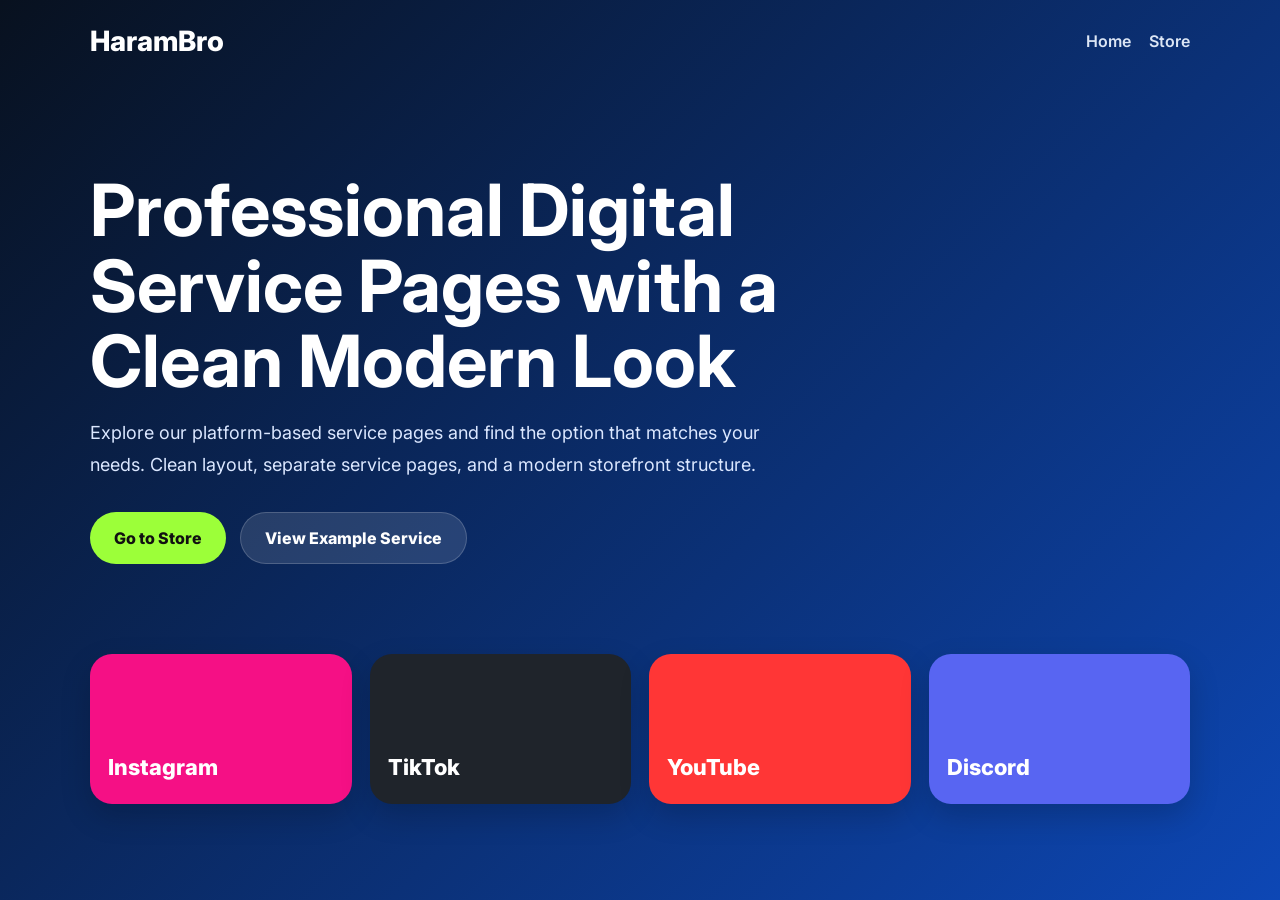
<file: index.html>
<!DOCTYPE html>
<html lang="en">
<head>
  <meta charset="UTF-8" />
  <meta name="viewport" content="width=device-width, initial-scale=1.0" />
  <title>HaramBro</title>
  <link rel="preconnect" href="https://fonts.googleapis.com">
  <link rel="preconnect" href="https://fonts.gstatic.com" crossorigin>
  <link href="https://fonts.googleapis.com/css2?family=Inter:wght@400;500;600;700;800&display=swap" rel="stylesheet">
  <style>
    * {
      margin: 0;
      padding: 0;
      box-sizing: border-box;
    }

    body {
      font-family: "Inter", sans-serif;
      background: linear-gradient(135deg, #08111f, #0d47b5);
      color: #fff;
      min-height: 100vh;
    }

    a {
      text-decoration: none;
      color: inherit;
    }

    .container {
      width: min(1100px, calc(100% - 32px));
      margin: 0 auto;
    }

    .topbar {
      padding: 24px 0;
    }

    .nav {
      display: flex;
      align-items: center;
      justify-content: space-between;
    }

    .brand {
      font-size: 28px;
      font-weight: 800;
    }

    .nav-links {
      display: flex;
      gap: 18px;
    }

    .nav-links a {
      color: #dce6f5;
      font-weight: 600;
    }

    .hero {
      padding: 90px 0 70px;
    }

    .hero h1 {
      font-size: clamp(38px, 7vw, 72px);
      line-height: 1.05;
      max-width: 760px;
      margin-bottom: 18px;
    }

    .hero p {
      max-width: 680px;
      font-size: 18px;
      line-height: 1.8;
      color: #dbe7ff;
      margin-bottom: 30px;
    }

    .hero-actions {
      display: flex;
      gap: 14px;
      flex-wrap: wrap;
    }

    .btn {
      display: inline-flex;
      align-items: center;
      justify-content: center;
      min-height: 52px;
      padding: 0 24px;
      border-radius: 999px;
      font-weight: 800;
    }

    .btn-primary {
      background: #9cff39;
      color: #111;
    }

    .btn-secondary {
      background: rgba(255,255,255,0.12);
      color: #fff;
      border: 1px solid rgba(255,255,255,0.18);
    }

    .preview {
      padding: 20px 0 80px;
    }

    .preview-grid {
      display: grid;
      grid-template-columns: repeat(4, minmax(180px, 1fr));
      gap: 18px;
    }

    .preview-card {
      border-radius: 22px;
      padding: 24px 18px;
      min-height: 150px;
      display: flex;
      align-items: end;
      font-size: 22px;
      font-weight: 800;
      box-shadow: 0 12px 30px rgba(0,0,0,.18);
    }

    .instagram { background: #f51085; }
    .tiktok { background: #1f242b; }
    .youtube { background: #ff3636; }
    .discord { background: #5865f2; }

    @media (max-width: 900px) {
      .preview-grid {
        grid-template-columns: repeat(2, minmax(180px, 1fr));
      }
    }

    @media (max-width: 560px) {
      .nav {
        flex-direction: column;
        gap: 14px;
      }

      .preview-grid {
        grid-template-columns: 1fr;
      }

      .hero {
        padding-top: 60px;
      }

      .hero p {
        font-size: 16px;
      }
    }
  </style>
</head>
<body>
  <header class="topbar">
    <div class="container nav">
      <div class="brand">HaramBro</div>
      <nav class="nav-links">
        <a href="index.html">Home</a>
        <a href="store.html">Store</a>
      </nav>
    </div>
  </header>

  <main>
    <section class="hero">
      <div class="container">
        <h1>Professional Digital Service Pages with a Clean Modern Look</h1>
        <p>
          Explore our platform-based service pages and find the option that matches
          your needs. Clean layout, separate service pages, and a modern storefront structure.
        </p>

        <div class="hero-actions">
          <a href="store.html" class="btn btn-primary">Go to Store</a>
          <a href="services/instagram.html" class="btn btn-secondary">View Example Service</a>
        </div>
      </div>
    </section>

    <section class="preview">
      <div class="container">
        <div class="preview-grid">
          <a href="services/instagram.html" class="preview-card instagram">Instagram</a>
          <a href="services/tiktok.html" class="preview-card tiktok">TikTok</a>
          <a href="services/youtube.html" class="preview-card youtube">YouTube</a>
          <a href="services/discord.html" class="preview-card discord">Discord</a>
        </div>
      </div>
    </section>
  </main>
</body>
</html>
</file>
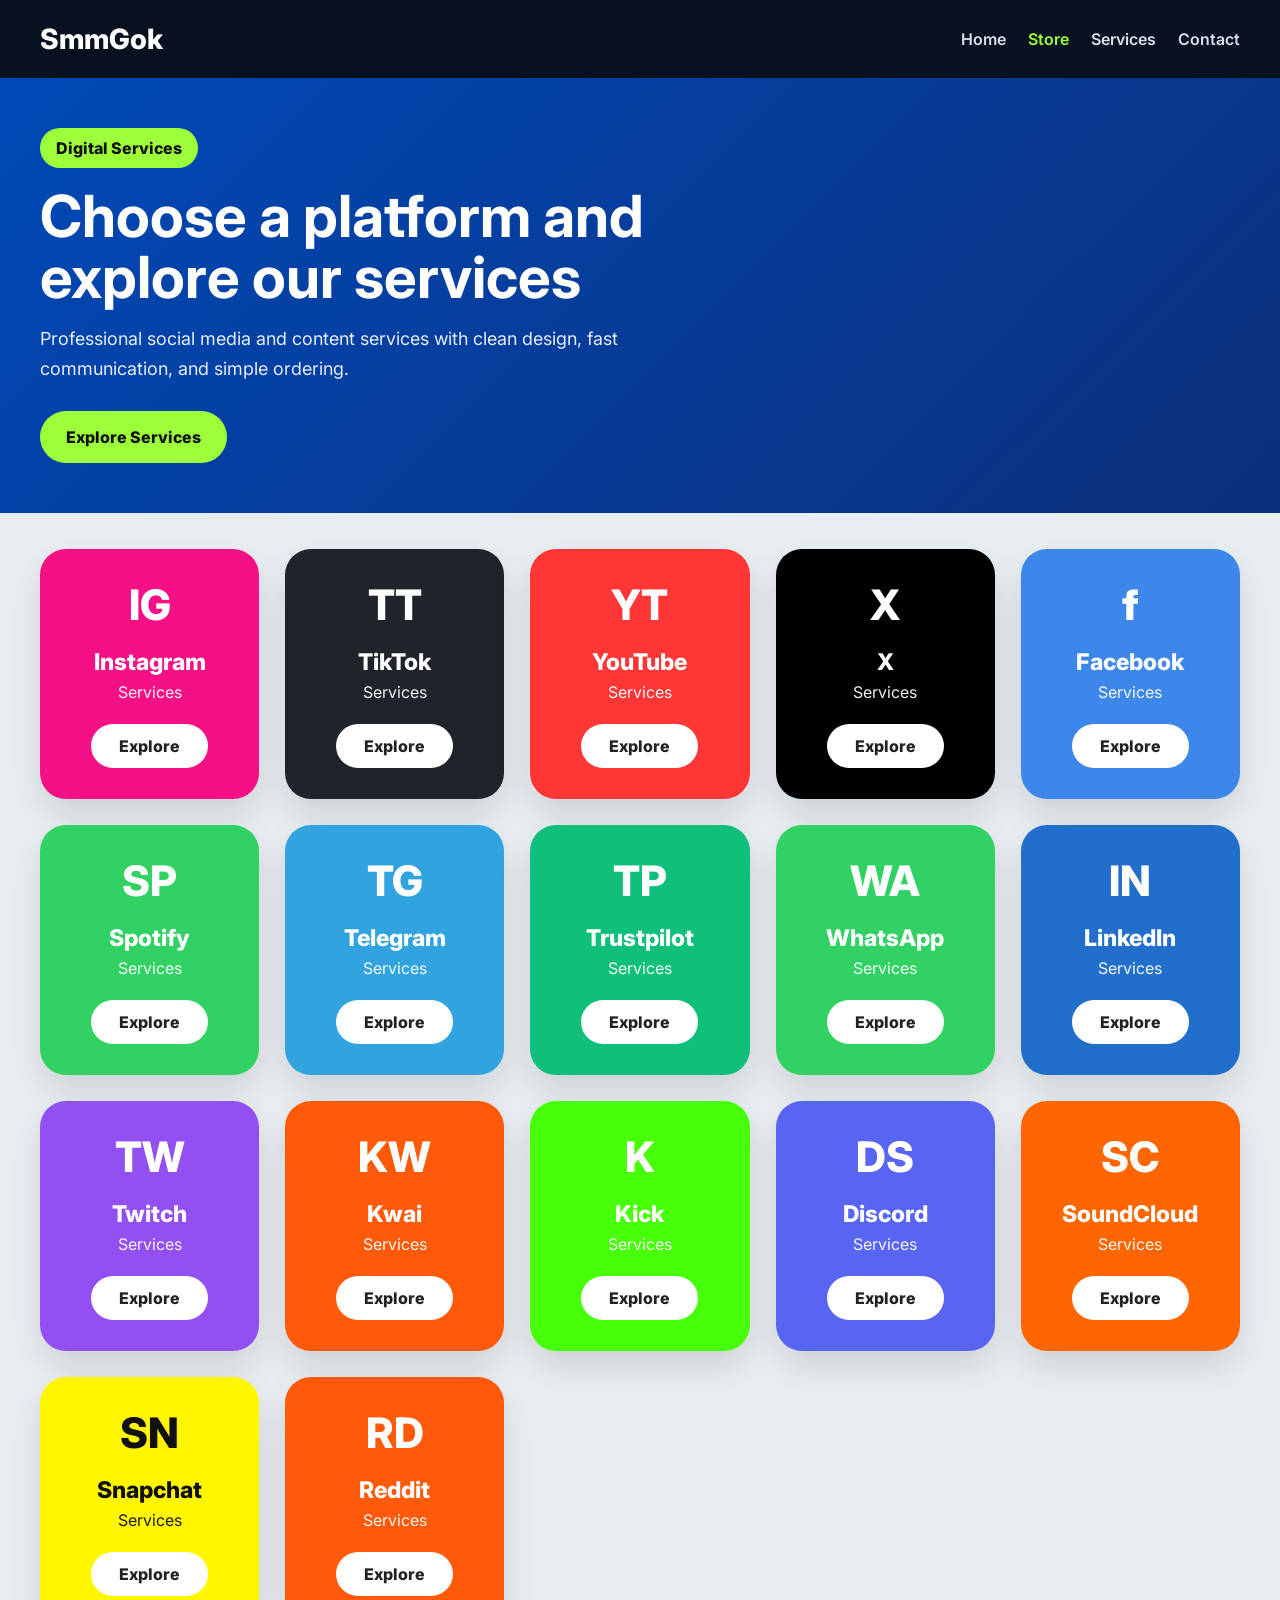
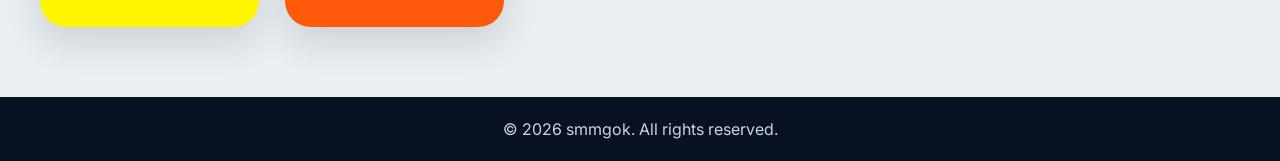
<file: store.html>
<!DOCTYPE html>
<html lang="en">
<head>
  <meta charset="UTF-8" />
  <meta name="viewport" content="width=device-width, initial-scale=1.0" />
  <title>Smm Gok</title>
  <link rel="preconnect" href="https://fonts.googleapis.com">
  <link rel="preconnect" href="https://fonts.gstatic.com" crossorigin>
  <link href="https://fonts.googleapis.com/css2?family=Inter:wght@400;500;600;700;800&display=swap" rel="stylesheet">
  <link rel="stylesheet" href="css/store.css" />
</head>
<body>
  <header class="topbar">
    <div class="container nav">
      <div class="brand">SmmGok</div>
      <nav>
        <a href="index.html">Home</a>
        <a href="store.html" class="active">Store</a>
        <a href="#services">Services</a>
        <a href="#contact">Contact</a>
      </nav>
    </div>
  </header>

  <section class="hero">
    <div class="container hero-inner">
      <div class="hero-text">
        <span class="hero-badge">Digital Services</span>
        <h1>Choose a platform and explore our services</h1>
        <p>
          Professional social media and content services with clean design,
          fast communication, and simple ordering.
        </p>
        <a href="#services" class="hero-btn">Explore Services</a>
      </div>
    </div>
  </section>

  <main class="services-section" id="services">
    <div class="container">
      <div class="services-grid">

        <a class="service-card instagram" href="services/instagram.html">
          <div class="icon">IG</div>
          <h3>Instagram</h3>
          <p>Services</p>
          <span class="card-btn">Explore</span>
        </a>

        <a class="service-card tiktok" href="services/tiktok.html">
          <div class="icon">TT</div>
          <h3>TikTok</h3>
          <p>Services</p>
          <span class="card-btn">Explore</span>
        </a>

        <a class="service-card youtube" href="services/youtube.html">
          <div class="icon">YT</div>
          <h3>YouTube</h3>
          <p>Services</p>
          <span class="card-btn">Explore</span>
        </a>

        <a class="service-card xplatform" href="services/x.html">
          <div class="icon">X</div>
          <h3>X</h3>
          <p>Services</p>
          <span class="card-btn">Explore</span>
        </a>

        <a class="service-card facebook" href="services/facebook.html">
          <div class="icon">f</div>
          <h3>Facebook</h3>
          <p>Services</p>
          <span class="card-btn">Explore</span>
        </a>

        <a class="service-card spotify" href="services/spotify.html">
          <div class="icon">SP</div>
          <h3>Spotify</h3>
          <p>Services</p>
          <span class="card-btn">Explore</span>
        </a>

        <a class="service-card telegram" href="services/telegram.html">
          <div class="icon">TG</div>
          <h3>Telegram</h3>
          <p>Services</p>
          <span class="card-btn">Explore</span>
        </a>

        <a class="service-card trustpilot" href="services/trustpilot.html">
          <div class="icon">TP</div>
          <h3>Trustpilot</h3>
          <p>Services</p>
          <span class="card-btn">Explore</span>
        </a>

        <a class="service-card whatsapp" href="services/whatsapp.html">
          <div class="icon">WA</div>
          <h3>WhatsApp</h3>
          <p>Services</p>
          <span class="card-btn">Explore</span>
        </a>

        <a class="service-card linkedin" href="services/linkedin.html">
          <div class="icon">IN</div>
          <h3>LinkedIn</h3>
          <p>Services</p>
          <span class="card-btn">Explore</span>
        </a>

        <a class="service-card twitch" href="services/twitch.html">
          <div class="icon">TW</div>
          <h3>Twitch</h3>
          <p>Services</p>
          <span class="card-btn">Explore</span>
        </a>

        <a class="service-card kwai" href="services/kwai.html">
          <div class="icon">KW</div>
          <h3>Kwai</h3>
          <p>Services</p>
          <span class="card-btn">Explore</span>
        </a>

        <a class="service-card kick" href="services/kick.html">
          <div class="icon">K</div>
          <h3>Kick</h3>
          <p>Services</p>
          <span class="card-btn">Explore</span>
        </a>

        <a class="service-card discord" href="services/discord.html">
          <div class="icon">DS</div>
          <h3>Discord</h3>
          <p>Services</p>
          <span class="card-btn">Explore</span>
        </a>

        <a class="service-card soundcloud" href="services/soundcloud.html">
          <div class="icon">SC</div>
          <h3>SoundCloud</h3>
          <p>Services</p>
          <span class="card-btn">Explore</span>
        </a>

        <a class="service-card snapchat" href="services/snapchat.html">
          <div class="icon">SN</div>
          <h3>Snapchat</h3>
          <p>Services</p>
          <span class="card-btn">Explore</span>
        </a>

        <a class="service-card reddit" href="services/reddit.html">
          <div class="icon">RD</div>
          <h3>Reddit</h3>
          <p>Services</p>
          <span class="card-btn">Explore</span>
        </a>

      </div>
    </div>
  </main>

  <footer class="footer" id="contact">
    <div class="container">
      <p>© 2026 smmgok. All rights reserved.</p>
    </div>
  </footer>

  <script src="js/store.js"></script>
</body>
</html>
</file>
<file: css/store.css>
* {
  margin: 0;
  padding: 0;
  box-sizing: border-box;
}

html {
  scroll-behavior: smooth;
}

body {
  font-family: "Inter", sans-serif;
  background: #e9eef3;
  color: #111;
}

a {
  text-decoration: none;
  color: inherit;
}

.container {
  width: min(1200px, calc(100% - 32px));
  margin: 0 auto;
}

.topbar {
  background: #08111f;
  position: sticky;
  top: 0;
  z-index: 100;
}

.nav {
  min-height: 78px;
  display: flex;
  align-items: center;
  justify-content: space-between;
}

.brand {
  color: #fff;
  font-size: 28px;
  font-weight: 800;
}

.nav nav {
  display: flex;
  gap: 22px;
}

.nav nav a {
  color: #d8e1ea;
  font-weight: 600;
}

.nav nav a.active,
.nav nav a:hover {
  color: #9cff39;
}

.hero {
  background: linear-gradient(135deg, #0049b8, #0c2f7a);
  min-height: 340px;
  display: flex;
  align-items: center;
  padding: 50px 0;
}

.hero-inner {
  display: flex;
  align-items: center;
}

.hero-text {
  max-width: 700px;
  color: #fff;
}

.hero-badge {
  display: inline-block;
  background: #9cff39;
  color: #111;
  padding: 10px 16px;
  border-radius: 999px;
  font-weight: 800;
  margin-bottom: 18px;
}

.hero h1 {
  font-size: clamp(34px, 6vw, 58px);
  line-height: 1.05;
  margin-bottom: 16px;
}

.hero p {
  font-size: 18px;
  line-height: 1.7;
  color: #e7eef9;
  max-width: 620px;
  margin-bottom: 26px;
}

.hero-btn {
  display: inline-flex;
  align-items: center;
  justify-content: center;
  background: #9cff39;
  color: #111;
  font-weight: 800;
  padding: 16px 26px;
  border-radius: 999px;
}

.services-section {
  padding: 36px 0 70px;
}

.services-grid {
  display: grid;
  grid-template-columns: repeat(5, minmax(180px, 1fr));
  gap: 26px;
}

.service-card {
  min-height: 250px;
  border-radius: 26px;
  padding: 28px 20px;
  color: #fff;
  display: flex;
  flex-direction: column;
  align-items: center;
  justify-content: center;
  text-align: center;
  box-shadow: 0 16px 35px rgba(0,0,0,.12);
  transition: transform .2s ease, box-shadow .2s ease;
}

.service-card:hover {
  transform: translateY(-6px);
  box-shadow: 0 20px 40px rgba(0,0,0,.18);
}

.service-card .icon {
  font-size: 42px;
  font-weight: 800;
  margin-bottom: 18px;
}

.service-card h3 {
  font-size: 23px;
  font-weight: 800;
  margin-bottom: 6px;
}

.service-card p {
  font-size: 16px;
  opacity: .95;
  margin-bottom: 22px;
}

.card-btn {
  background: #fff;
  color: #222;
  border-radius: 999px;
  padding: 12px 28px;
  font-weight: 800;
}

.instagram { background: #f51085; }
.tiktok { background: #1f242b; }
.youtube { background: #ff3636; }
.xplatform { background: #000000; }
.facebook { background: #3d87ea; }
.spotify { background: #31d164; }
.telegram { background: #31a3df; }
.trustpilot { background: #10bf7a; }
.whatsapp { background: #31d164; }
.linkedin { background: #226fcb; }
.twitch { background: #9250f2; }
.kwai { background: #ff5a0a; }
.kick { background: #48ff0a; color: #fff; }
.discord { background: #5865f2; }
.soundcloud { background: #ff6500; }
.snapchat { background: #fff600; color: #111; }
.reddit { background: #ff5a0a; }

.footer {
  background: #08111f;
  color: #cbd5df;
  text-align: center;
  padding: 22px 0;
}

@media (max-width: 1100px) {
  .services-grid {
    grid-template-columns: repeat(4, minmax(170px, 1fr));
  }
}

@media (max-width: 860px) {
  .services-grid {
    grid-template-columns: repeat(2, minmax(160px, 1fr));
  }

  .nav {
    flex-direction: column;
    gap: 14px;
    padding: 16px 0;
  }

  .nav nav {
    flex-wrap: wrap;
    justify-content: center;
  }
}

@media (max-width: 520px) {
  .services-grid {
    grid-template-columns: 1fr;
  }

  .hero {
    min-height: auto;
    padding: 44px 0;
  }

  .hero h1 {
    font-size: 34px;
  }

  .hero p {
    font-size: 16px;
  }
}
</file>
